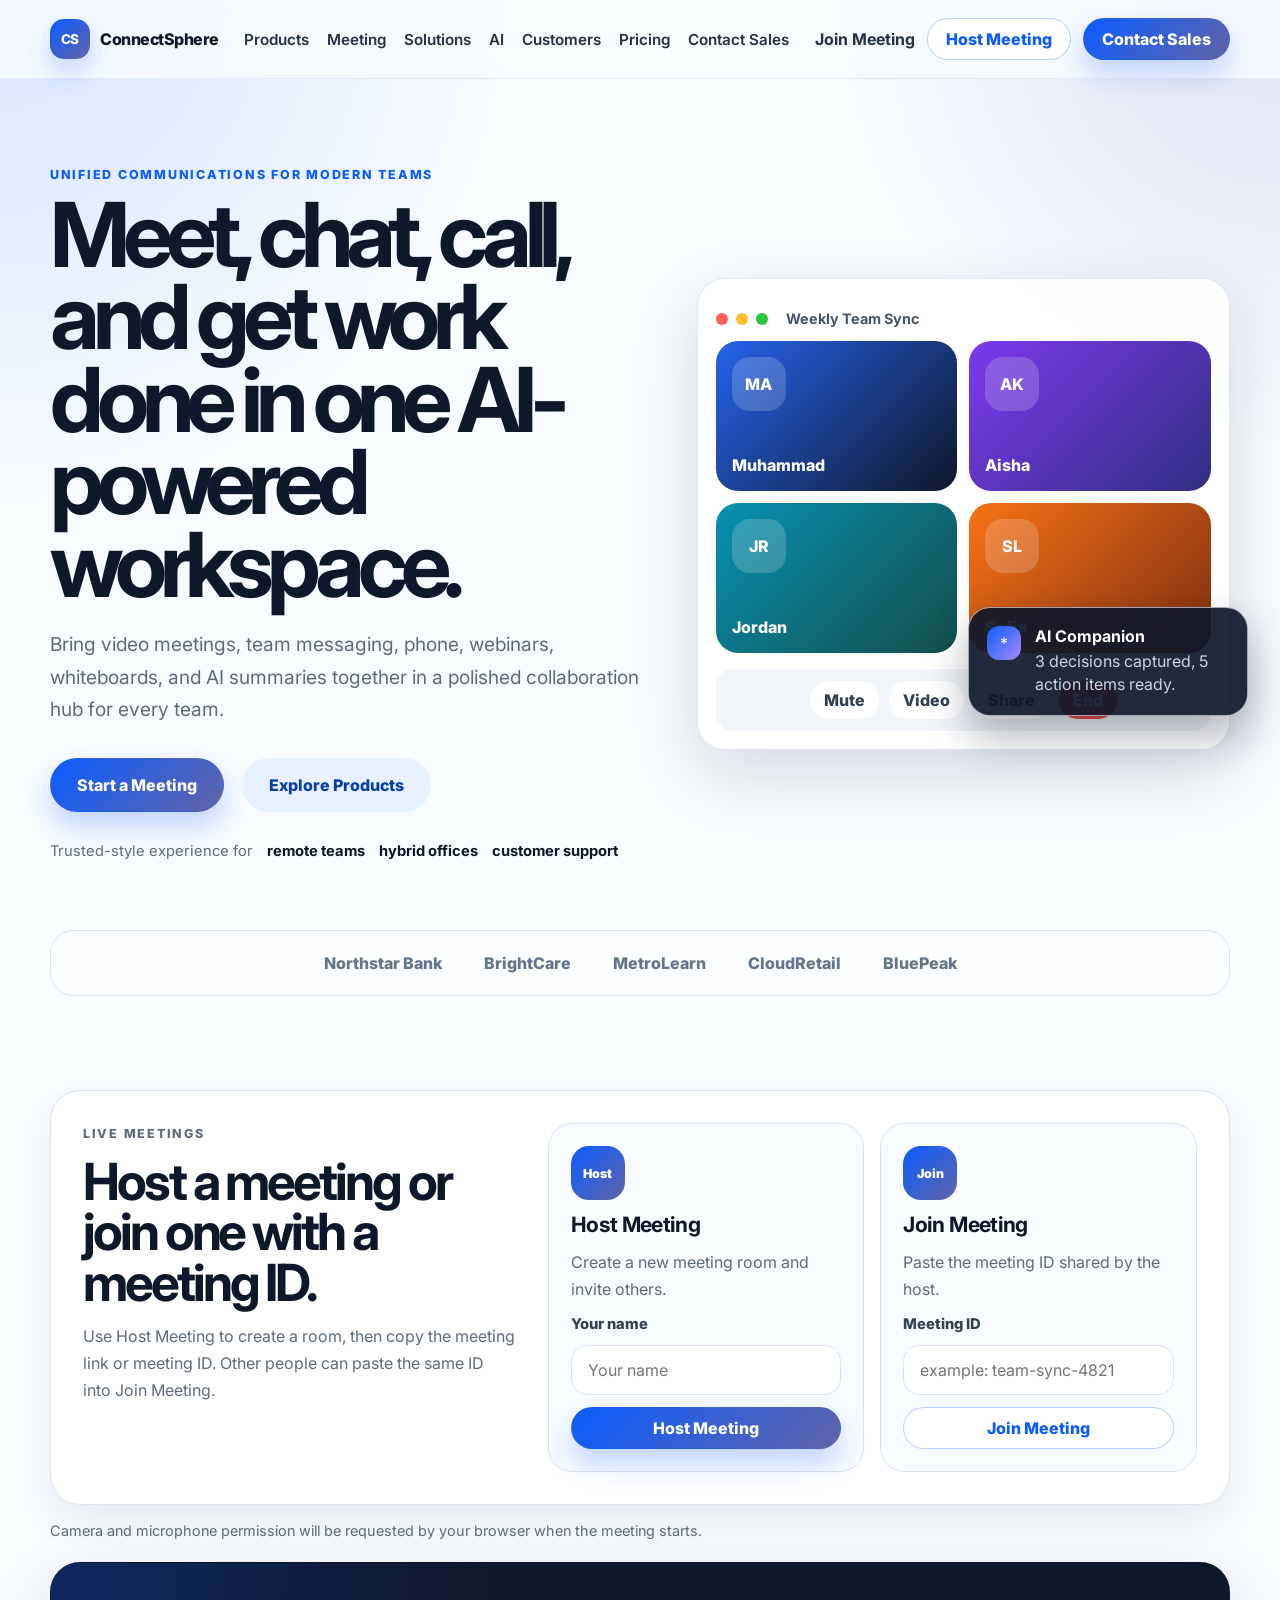
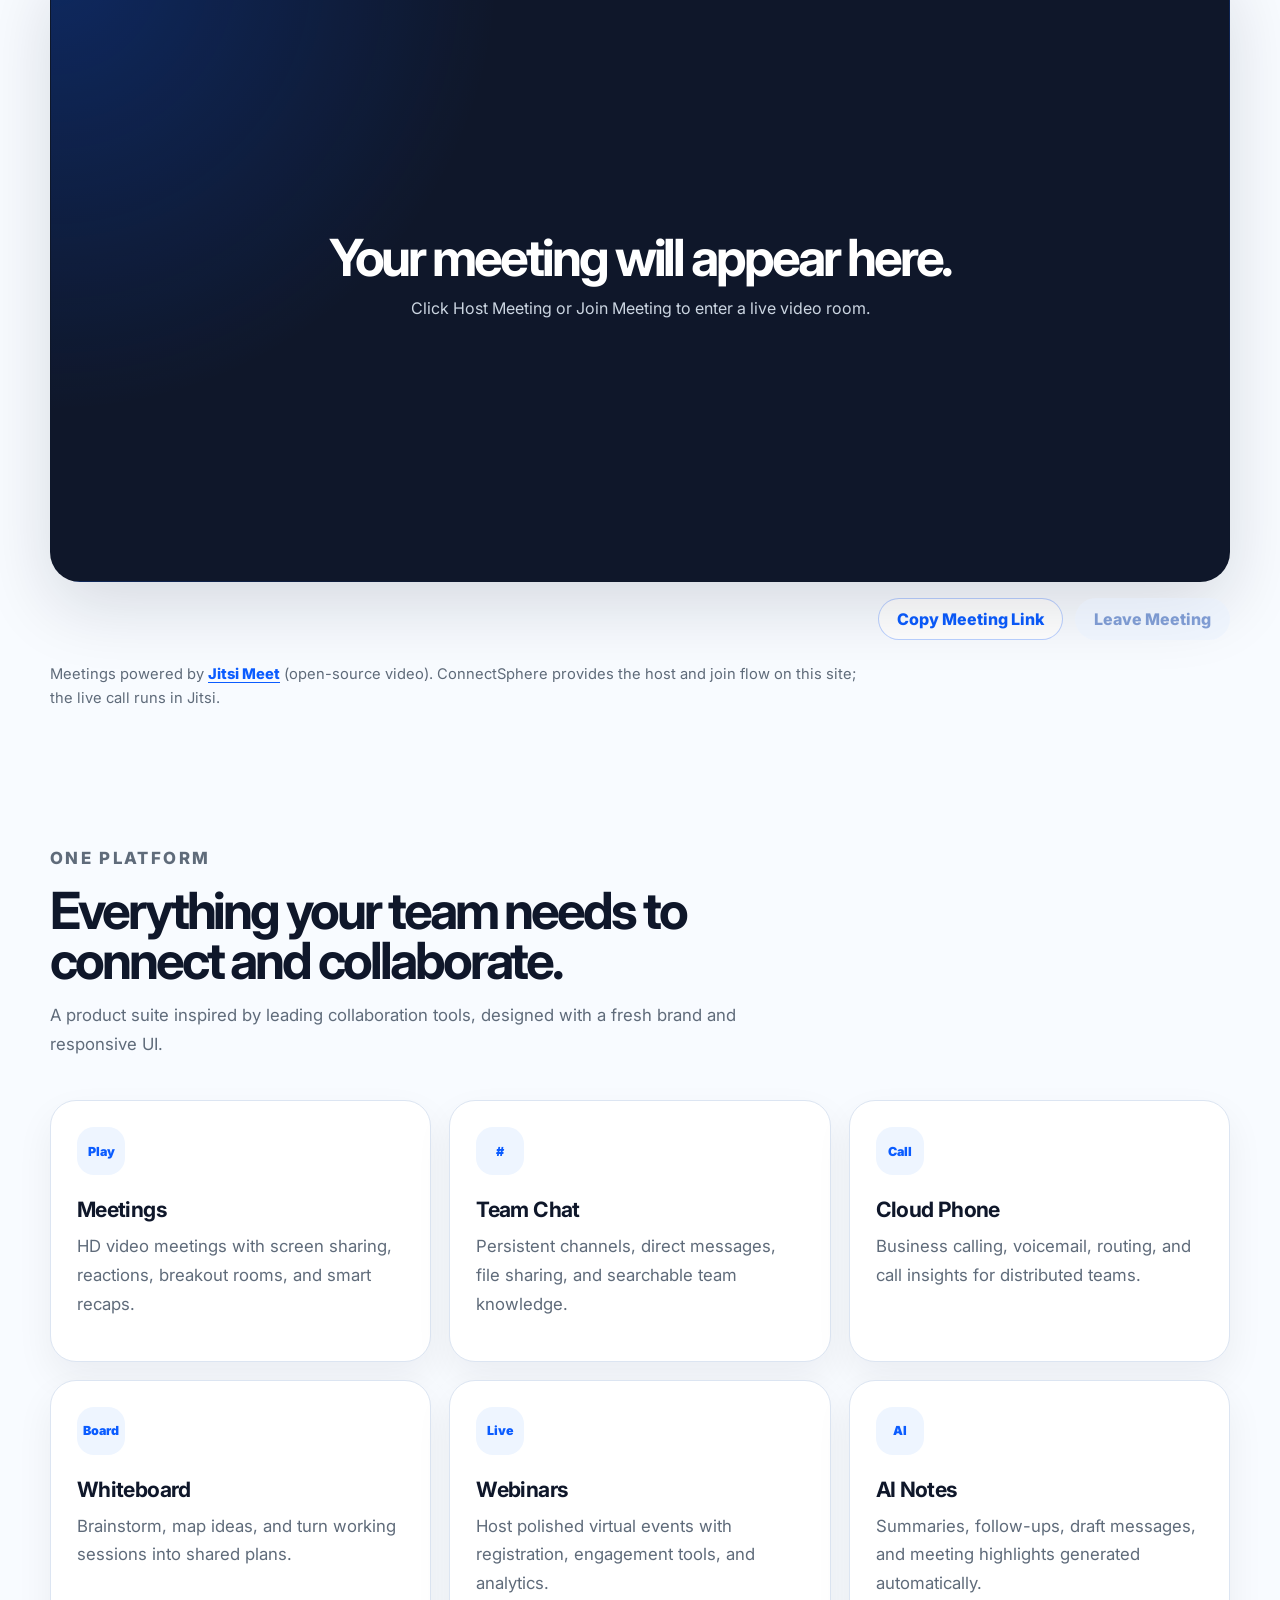
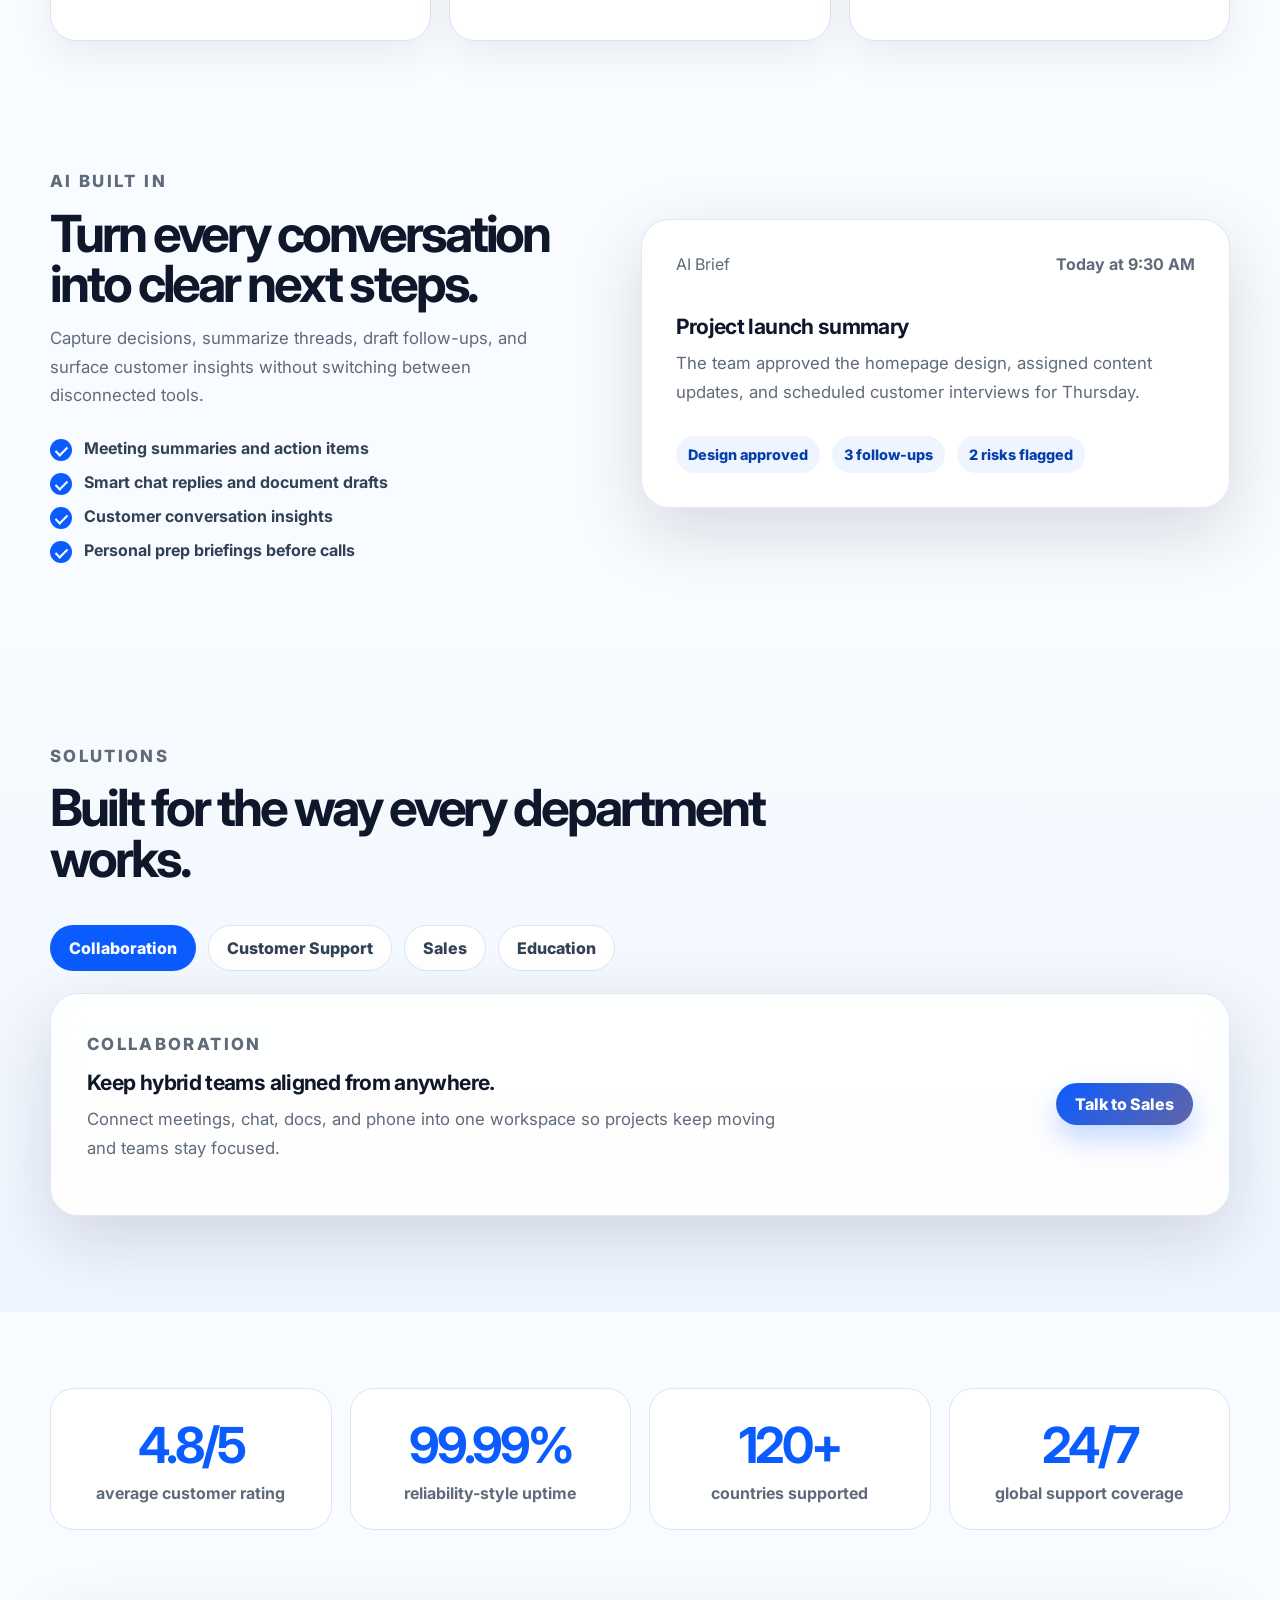
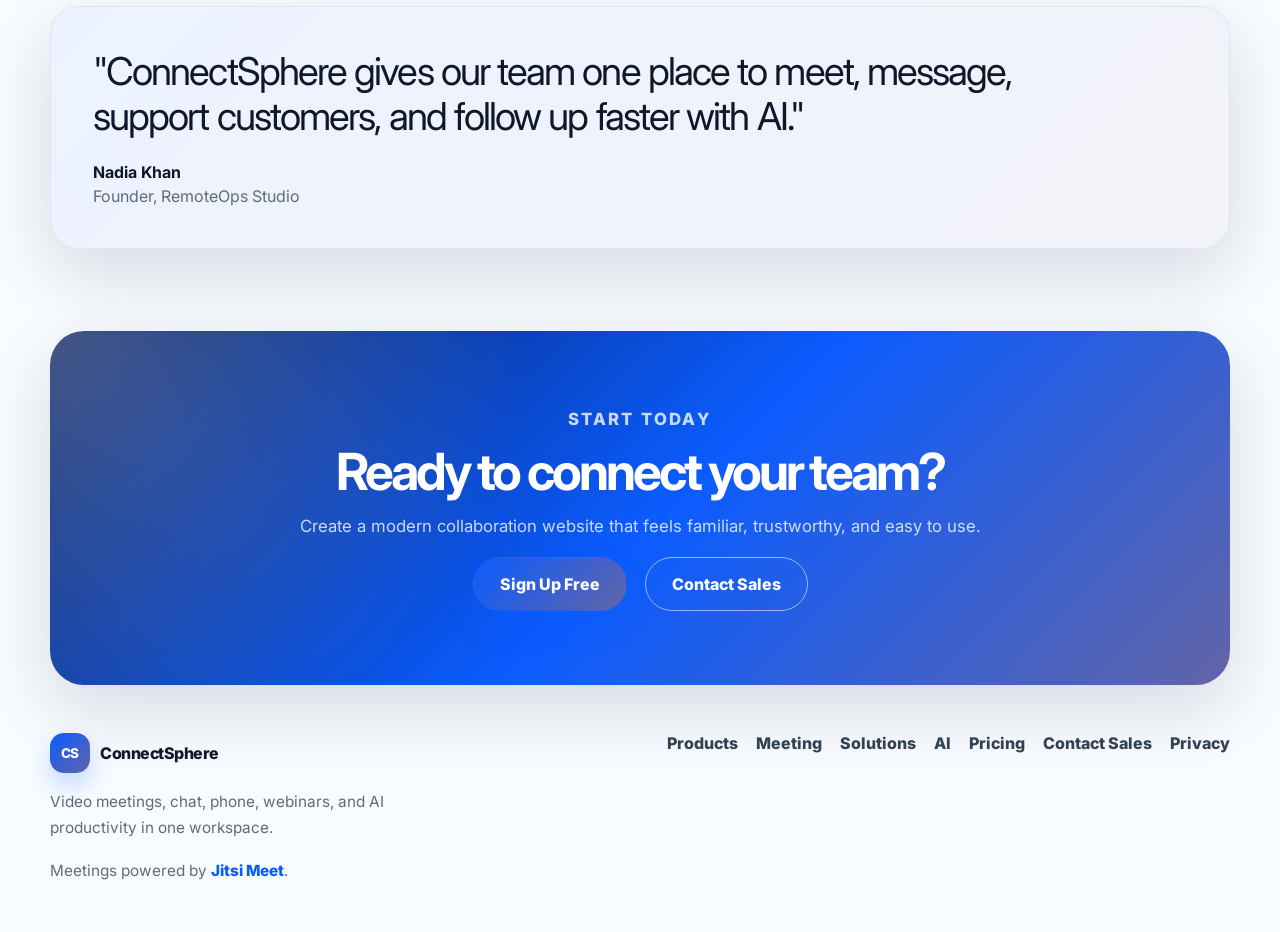
<file: index.html>
<!DOCTYPE html>
<html lang="en">
  <head>
    <meta charset="UTF-8" />
    <meta name="viewport" content="width=device-width, initial-scale=1.0" />
    <title>ConnectSphere | Video Meetings, Chat, Phone, and AI</title>
    <meta
      name="description"
      content="A modern collaboration platform landing page inspired by video meetings, team chat, calling, events, and AI productivity tools."
    />
    <link rel="preconnect" href="https://fonts.googleapis.com" />
    <link rel="preconnect" href="https://fonts.gstatic.com" crossorigin />
    <link
      href="https://fonts.googleapis.com/css2?family=Inter:wght@400;500;600;700;800&display=swap"
      rel="stylesheet"
    />
    <link rel="stylesheet" href="styles.css" />
  </head>
  <body>
    <header class="site-header">
      <nav class="navbar" aria-label="Primary navigation">
        <a class="brand" href="#home" aria-label="ConnectSphere home">
          <span class="brand-mark">CS</span>
          <span>ConnectSphere</span>
        </a>

        <button class="nav-toggle" type="button" aria-label="Toggle navigation" aria-expanded="false">
          <span></span>
          <span></span>
          <span></span>
        </button>

        <div class="nav-menu" id="nav-menu">
          <a href="#products">Products</a>
          <a href="#meeting">Meeting</a>
          <a href="#solutions">Solutions</a>
          <a href="#ai">AI</a>
          <a href="#customers">Customers</a>
          <a href="#pricing">Pricing</a>
          <a href="contact.html">Contact Sales</a>
        </div>

        <div class="nav-actions">
          <a href="#meeting" class="link-button">Join Meeting</a>
          <a href="#meeting" class="button button-outline">Host Meeting</a>
          <a href="contact.html" class="button button-primary">Contact Sales</a>
        </div>
      </nav>
    </header>

    <main id="home">
      <section class="hero">
        <div class="hero-content">
          <p class="eyebrow">Unified communications for modern teams</p>
          <h1>Meet, chat, call, and get work done in one AI-powered workspace.</h1>
          <p class="hero-copy">
            Bring video meetings, team messaging, phone, webinars, whiteboards, and AI summaries together in a
            polished collaboration hub for every team.
          </p>
          <div class="hero-actions">
            <a href="#meeting" class="button button-primary button-large">Start a Meeting</a>
            <a href="#products" class="button button-soft button-large">Explore Products</a>
          </div>
          <div class="hero-trust">
            <span>Trusted-style experience for</span>
            <strong>remote teams</strong>
            <strong>hybrid offices</strong>
            <strong>customer support</strong>
          </div>
        </div>

        <div class="hero-visual" aria-label="Video meeting product preview">
          <div class="meeting-card">
            <div class="meeting-topbar">
              <span class="dot red"></span>
              <span class="dot yellow"></span>
              <span class="dot green"></span>
              <span class="meeting-title">Weekly Team Sync</span>
            </div>
            <div class="meeting-grid">
              <div class="participant primary">
                <span>MA</span>
                <p>Muhammad</p>
              </div>
              <div class="participant purple">
                <span>AK</span>
                <p>Aisha</p>
              </div>
              <div class="participant teal">
                <span>JR</span>
                <p>Jordan</p>
              </div>
              <div class="participant orange">
                <span>SL</span>
                <p>Sofia</p>
              </div>
            </div>
            <div class="meeting-controls">
              <button type="button">Mute</button>
              <button type="button">Video</button>
              <button type="button">Share</button>
              <button type="button" class="end-call">End</button>
            </div>
          </div>

          <div class="ai-note">
            <span class="spark">*</span>
            <div>
              <strong>AI Companion</strong>
              <p>3 decisions captured, 5 action items ready.</p>
            </div>
          </div>
        </div>
      </section>

      <section class="logo-strip" aria-label="Customer logos">
        <span>Northstar Bank</span>
        <span>BrightCare</span>
        <span>MetroLearn</span>
        <span>CloudRetail</span>
        <span>BluePeak</span>
      </section>

      <section class="meeting-section" id="meeting">
        <div class="meeting-panel">
          <div class="meeting-intro">
            <p class="eyebrow">Live meetings</p>
            <h2>Host a meeting or join one with a meeting ID.</h2>
            <p>
              Use Host Meeting to create a room, then copy the meeting link or meeting ID. Other people can paste the
              same ID into Join Meeting.
            </p>
          </div>

          <div class="meeting-actions-grid">
            <form class="meeting-action-card" id="host-meeting-form">
              <span class="meeting-action-icon">Host</span>
              <h3>Host Meeting</h3>
              <p>Create a new meeting room and invite others.</p>
              <label for="host-name">Your name</label>
              <input id="host-name" name="host-name" type="text" autocomplete="name" placeholder="Your name" />
              <button class="button button-primary" type="submit">Host Meeting</button>
            </form>

            <form class="meeting-action-card" id="join-meeting-form">
              <span class="meeting-action-icon">Join</span>
              <h3>Join Meeting</h3>
              <p>Paste the meeting ID shared by the host.</p>
              <label for="join-room-name">Meeting ID</label>
              <input
                id="join-room-name"
                name="join-room-name"
                type="text"
                autocomplete="off"
                placeholder="example: team-sync-4821"
              />
              <button class="button button-outline" type="submit">Join Meeting</button>
            </form>
          </div>
        </div>

        <p class="meeting-help" id="meeting-help">
          Camera and microphone permission will be requested by your browser when the meeting starts.
        </p>

        <div class="video-shell">
          <div class="video-placeholder" id="video-placeholder">
            <strong>Your meeting will appear here.</strong>
            <span>Click Host Meeting or Join Meeting to enter a live video room.</span>
          </div>
          <div id="jitsi-container" class="jitsi-container" aria-label="Live video meeting"></div>
        </div>

        <div class="meeting-toolbar">
          <button class="button button-outline" id="copy-meeting-link" type="button">Copy Meeting Link</button>
          <button class="button button-soft" id="leave-meeting" type="button" disabled>Leave Meeting</button>
        </div>

        <p class="jitsi-disclosure">
          Meetings powered by
          <a href="https://jitsi.org" target="_blank" rel="noopener noreferrer">Jitsi Meet</a>
          (open-source video). ConnectSphere provides the host and join flow on this site; the live call runs in Jitsi.
        </p>
      </section>

      <section class="section" id="products">
        <div class="section-heading">
          <p class="eyebrow">One platform</p>
          <h2>Everything your team needs to connect and collaborate.</h2>
          <p>
            A product suite inspired by leading collaboration tools, designed with a fresh brand and responsive UI.
          </p>
        </div>

        <div class="product-grid">
          <article class="product-card">
            <span class="icon">Play</span>
            <h3>Meetings</h3>
            <p>HD video meetings with screen sharing, reactions, breakout rooms, and smart recaps.</p>
          </article>
          <article class="product-card">
            <span class="icon">#</span>
            <h3>Team Chat</h3>
            <p>Persistent channels, direct messages, file sharing, and searchable team knowledge.</p>
          </article>
          <article class="product-card">
            <span class="icon">Call</span>
            <h3>Cloud Phone</h3>
            <p>Business calling, voicemail, routing, and call insights for distributed teams.</p>
          </article>
          <article class="product-card">
            <span class="icon">Board</span>
            <h3>Whiteboard</h3>
            <p>Brainstorm, map ideas, and turn working sessions into shared plans.</p>
          </article>
          <article class="product-card">
            <span class="icon">Live</span>
            <h3>Webinars</h3>
            <p>Host polished virtual events with registration, engagement tools, and analytics.</p>
          </article>
          <article class="product-card">
            <span class="icon">AI</span>
            <h3>AI Notes</h3>
            <p>Summaries, follow-ups, draft messages, and meeting highlights generated automatically.</p>
          </article>
        </div>
      </section>

      <section class="split-section" id="ai">
        <div class="panel-copy">
          <p class="eyebrow">AI built in</p>
          <h2>Turn every conversation into clear next steps.</h2>
          <p>
            Capture decisions, summarize threads, draft follow-ups, and surface customer insights without switching
            between disconnected tools.
          </p>
          <ul class="check-list">
            <li>Meeting summaries and action items</li>
            <li>Smart chat replies and document drafts</li>
            <li>Customer conversation insights</li>
            <li>Personal prep briefings before calls</li>
          </ul>
        </div>

        <div class="insight-card">
          <div class="insight-header">
            <span>AI Brief</span>
            <strong>Today at 9:30 AM</strong>
          </div>
          <h3>Project launch summary</h3>
          <p>
            The team approved the homepage design, assigned content updates, and scheduled customer interviews for
            Thursday.
          </p>
          <div class="tasks">
            <span>Design approved</span>
            <span>3 follow-ups</span>
            <span>2 risks flagged</span>
          </div>
        </div>
      </section>

      <section class="section alt" id="solutions">
        <div class="section-heading">
          <p class="eyebrow">Solutions</p>
          <h2>Built for the way every department works.</h2>
        </div>

        <div class="solution-tabs" role="tablist" aria-label="Solution categories">
          <button class="tab active" type="button" data-solution="collaboration">Collaboration</button>
          <button class="tab" type="button" data-solution="support">Customer Support</button>
          <button class="tab" type="button" data-solution="sales">Sales</button>
          <button class="tab" type="button" data-solution="education">Education</button>
        </div>

        <div class="solution-card" id="solution-card">
          <div>
            <p class="eyebrow">Collaboration</p>
            <h3>Keep hybrid teams aligned from anywhere.</h3>
            <p>
              Connect meetings, chat, docs, and phone into one workspace so projects keep moving and teams stay
              focused.
            </p>
          </div>
          <a href="contact.html" class="button button-primary">Talk to Sales</a>
        </div>
      </section>

      <section class="metrics-section" id="customers">
        <div class="metric">
          <strong>4.8/5</strong>
          <span>average customer rating</span>
        </div>
        <div class="metric">
          <strong>99.99%</strong>
          <span>reliability-style uptime</span>
        </div>
        <div class="metric">
          <strong>120+</strong>
          <span>countries supported</span>
        </div>
        <div class="metric">
          <strong>24/7</strong>
          <span>global support coverage</span>
        </div>
      </section>

      <section class="testimonial-section">
        <div class="testimonial-card">
          <p>
            "ConnectSphere gives our team one place to meet, message, support customers, and follow up faster with AI."
          </p>
          <div>
            <strong>Nadia Khan</strong>
            <span>Founder, RemoteOps Studio</span>
          </div>
        </div>
      </section>

      <section class="cta-section" id="pricing">
        <p class="eyebrow">Start today</p>
        <h2>Ready to connect your team?</h2>
        <p>Create a modern collaboration website that feels familiar, trustworthy, and easy to use.</p>
        <div class="hero-actions">
          <a href="#pricing" class="button button-primary button-large">Sign Up Free</a>
          <a href="contact.html" class="button button-outline-light button-large">Contact Sales</a>
        </div>
      </section>
    </main>

    <footer class="site-footer">
      <div>
        <a class="brand" href="#home">
          <span class="brand-mark">CS</span>
          <span>ConnectSphere</span>
        </a>
        <p>Video meetings, chat, phone, webinars, and AI productivity in one workspace.</p>
        <p class="footer-jitsi">
          Meetings powered by
          <a href="https://jitsi.org" target="_blank" rel="noopener noreferrer">Jitsi Meet</a>.
        </p>
      </div>
      <div class="footer-links">
        <a href="#products">Products</a>
        <a href="#meeting">Meeting</a>
        <a href="#solutions">Solutions</a>
        <a href="#ai">AI</a>
        <a href="#pricing">Pricing</a>
        <a href="contact.html">Contact Sales</a>
        <a href="privacy.html">Privacy</a>
      </div>
    </footer>

    <script src="https://meet.jit.si/external_api.js"></script>
    <script src="script.js"></script>
  </body>
</html>
</file>
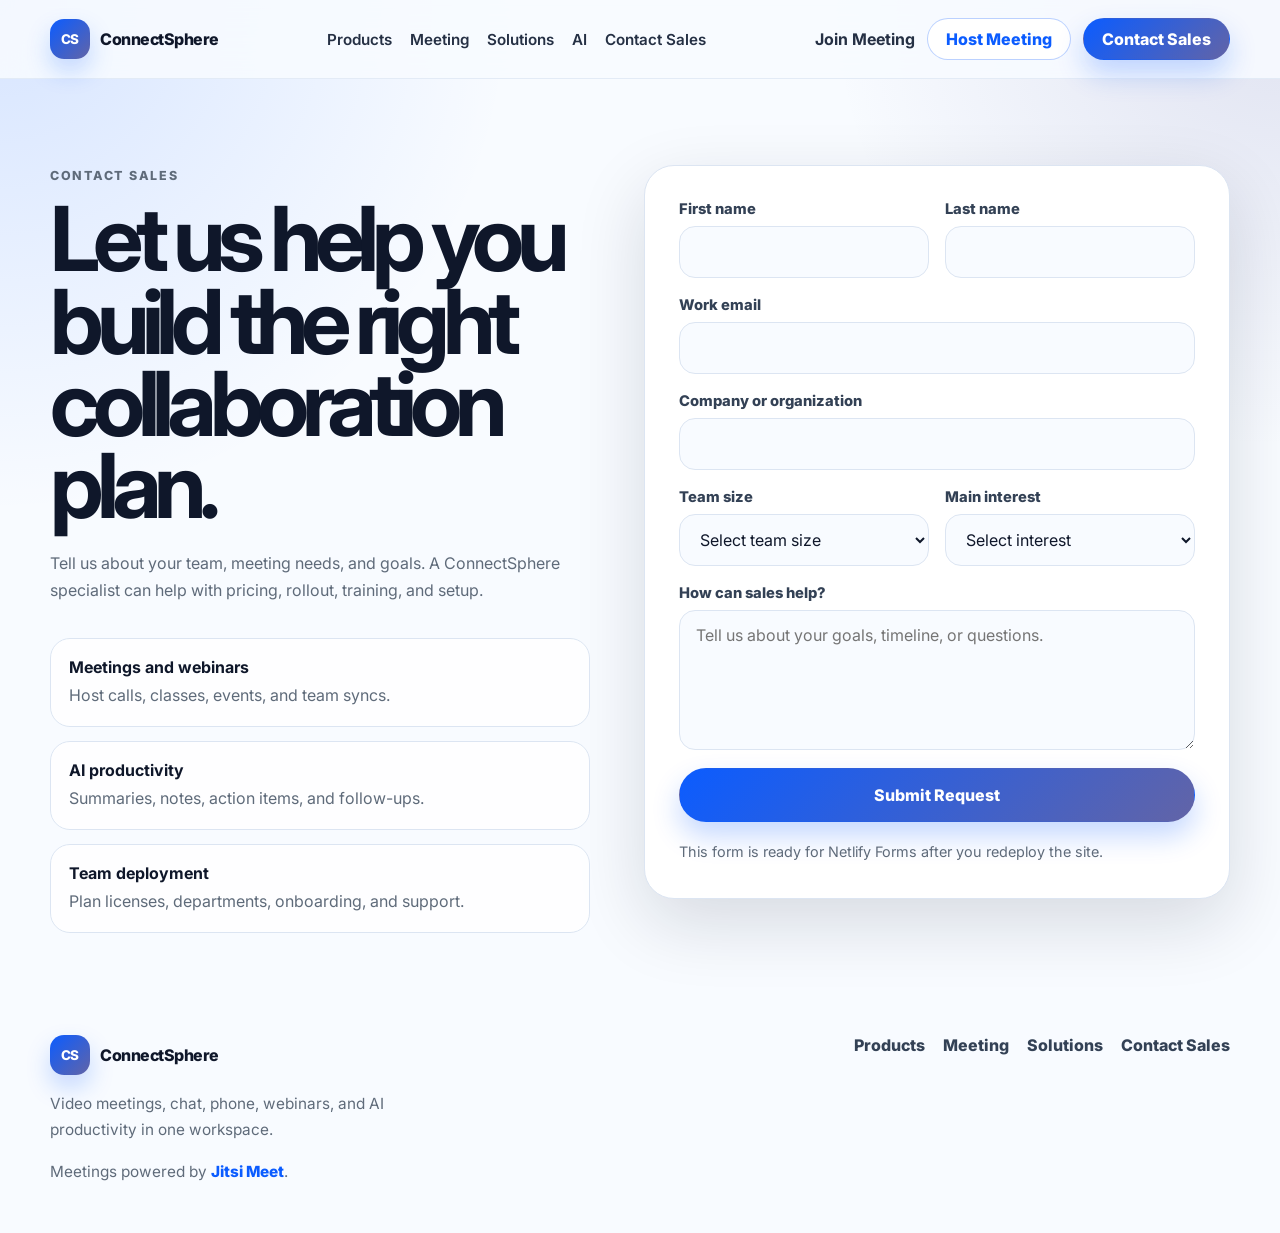
<file: contact.html>
<!DOCTYPE html>
<html lang="en">
  <head>
    <meta charset="UTF-8" />
    <meta name="viewport" content="width=device-width, initial-scale=1.0" />
    <title>Contact Sales | ConnectSphere</title>
    <meta
      name="description"
      content="Contact ConnectSphere sales to discuss meetings, team chat, calling, webinars, and AI collaboration tools."
    />
    <link rel="preconnect" href="https://fonts.googleapis.com" />
    <link rel="preconnect" href="https://fonts.gstatic.com" crossorigin />
    <link
      href="https://fonts.googleapis.com/css2?family=Inter:wght@400;500;600;700;800&display=swap"
      rel="stylesheet"
    />
    <link rel="stylesheet" href="styles.css" />
  </head>
  <body>
    <header class="site-header">
      <nav class="navbar" aria-label="Primary navigation">
        <a class="brand" href="index.html" aria-label="ConnectSphere home">
          <span class="brand-mark">CS</span>
          <span>ConnectSphere</span>
        </a>

        <button class="nav-toggle" type="button" aria-label="Toggle navigation" aria-expanded="false">
          <span></span>
          <span></span>
          <span></span>
        </button>

        <div class="nav-menu" id="nav-menu">
          <a href="index.html#products">Products</a>
          <a href="index.html#meeting">Meeting</a>
          <a href="index.html#solutions">Solutions</a>
          <a href="index.html#ai">AI</a>
          <a href="contact.html">Contact Sales</a>
        </div>

        <div class="nav-actions">
          <a href="index.html#meeting" class="link-button">Join Meeting</a>
          <a href="index.html#meeting" class="button button-outline">Host Meeting</a>
          <a href="contact.html" class="button button-primary">Contact Sales</a>
        </div>
      </nav>
    </header>

    <main>
      <section class="contact-hero">
        <div class="contact-copy">
          <p class="eyebrow">Contact sales</p>
          <h1>Let us help you build the right collaboration plan.</h1>
          <p>
            Tell us about your team, meeting needs, and goals. A ConnectSphere specialist can help with pricing,
            rollout, training, and setup.
          </p>

          <div class="contact-highlights">
            <div>
              <strong>Meetings and webinars</strong>
              <span>Host calls, classes, events, and team syncs.</span>
            </div>
            <div>
              <strong>AI productivity</strong>
              <span>Summaries, notes, action items, and follow-ups.</span>
            </div>
            <div>
              <strong>Team deployment</strong>
              <span>Plan licenses, departments, onboarding, and support.</span>
            </div>
          </div>
        </div>

        <form class="contact-form" name="contact-sales" method="POST" data-netlify="true" action="thank-you.html">
          <input type="hidden" name="form-name" value="contact-sales" />

          <div class="form-row">
            <div class="form-field">
              <label for="first-name">First name</label>
              <input id="first-name" name="first-name" type="text" autocomplete="given-name" required />
            </div>
            <div class="form-field">
              <label for="last-name">Last name</label>
              <input id="last-name" name="last-name" type="text" autocomplete="family-name" required />
            </div>
          </div>

          <div class="form-field">
            <label for="email">Work email</label>
            <input id="email" name="email" type="email" autocomplete="email" required />
          </div>

          <div class="form-field">
            <label for="company">Company or organization</label>
            <input id="company" name="company" type="text" autocomplete="organization" required />
          </div>

          <div class="form-row">
            <div class="form-field">
              <label for="team-size">Team size</label>
              <select id="team-size" name="team-size" required>
                <option value="">Select team size</option>
                <option value="1-10">1-10</option>
                <option value="11-50">11-50</option>
                <option value="51-200">51-200</option>
                <option value="201-1000">201-1000</option>
                <option value="1000+">1000+</option>
              </select>
            </div>
            <div class="form-field">
              <label for="interest">Main interest</label>
              <select id="interest" name="interest" required>
                <option value="">Select interest</option>
                <option value="Video meetings">Video meetings</option>
                <option value="Webinars and events">Webinars and events</option>
                <option value="AI notes">AI notes</option>
                <option value="Team chat">Team chat</option>
                <option value="Full platform">Full platform</option>
              </select>
            </div>
          </div>

          <div class="form-field">
            <label for="message">How can sales help?</label>
            <textarea
              id="message"
              name="message"
              rows="5"
              placeholder="Tell us about your goals, timeline, or questions."
              required
            ></textarea>
          </div>

          <button class="button button-primary button-large" type="submit">Submit Request</button>
          <p class="form-note">This form is ready for Netlify Forms after you redeploy the site.</p>
        </form>
      </section>
    </main>

    <footer class="site-footer">
      <div>
        <a class="brand" href="index.html">
          <span class="brand-mark">CS</span>
          <span>ConnectSphere</span>
        </a>
        <p>Video meetings, chat, phone, webinars, and AI productivity in one workspace.</p>
        <p class="footer-jitsi">
          Meetings powered by
          <a href="https://jitsi.org" target="_blank" rel="noopener noreferrer">Jitsi Meet</a>.
        </p>
      </div>
      <div class="footer-links">
        <a href="index.html#products">Products</a>
        <a href="index.html#meeting">Meeting</a>
        <a href="index.html#solutions">Solutions</a>
        <a href="contact.html">Contact Sales</a>
      </div>
    </footer>

    <script src="script.js"></script>
  </body>
</html>
</file>
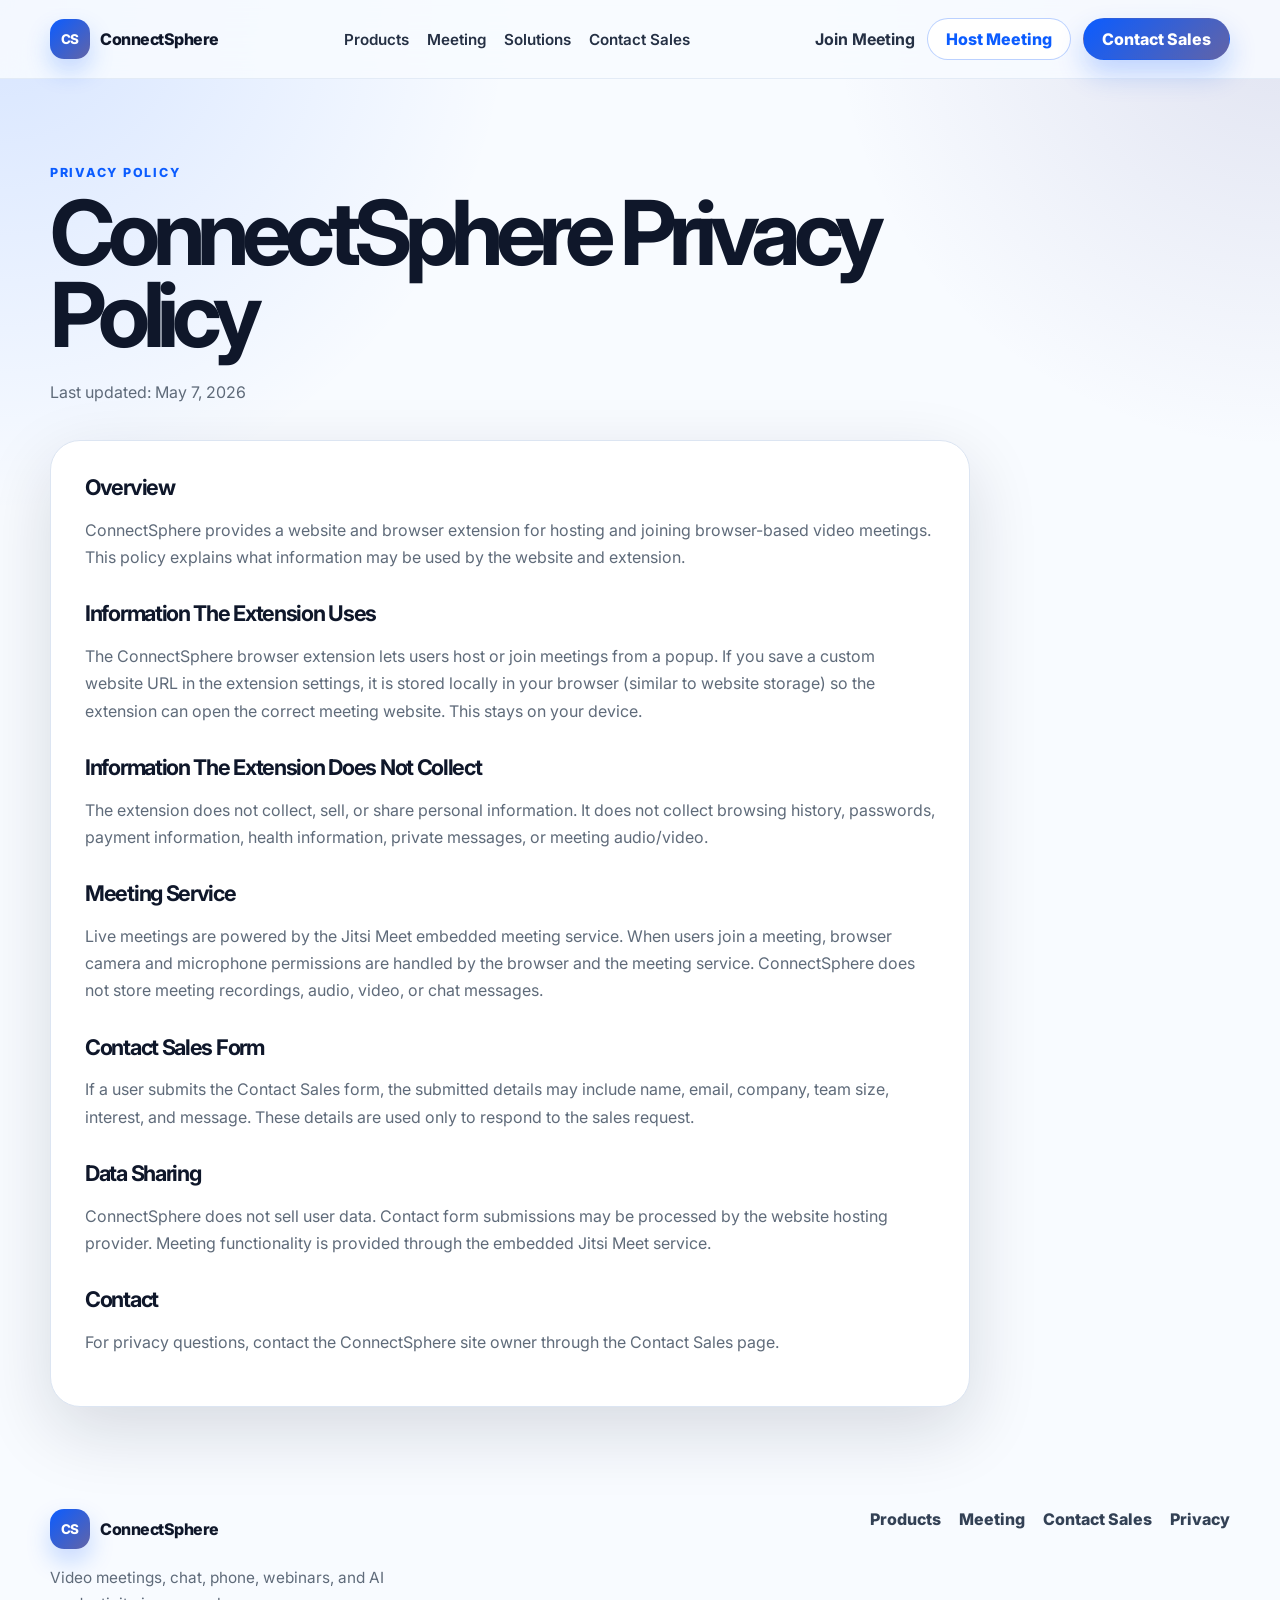
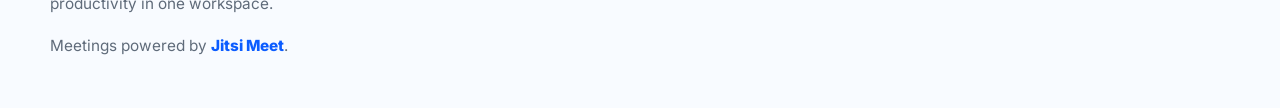
<file: privacy.html>
<!DOCTYPE html>
<html lang="en">
  <head>
    <meta charset="UTF-8" />
    <meta name="viewport" content="width=device-width, initial-scale=1.0" />
    <title>Privacy Policy | ConnectSphere</title>
    <meta name="description" content="Privacy policy for the ConnectSphere Meetings website and browser extension." />
    <link rel="preconnect" href="https://fonts.googleapis.com" />
    <link rel="preconnect" href="https://fonts.gstatic.com" crossorigin />
    <link
      href="https://fonts.googleapis.com/css2?family=Inter:wght@400;500;600;700;800&display=swap"
      rel="stylesheet"
    />
    <link rel="stylesheet" href="styles.css" />
  </head>
  <body>
    <header class="site-header">
      <nav class="navbar" aria-label="Primary navigation">
        <a class="brand" href="index.html" aria-label="ConnectSphere home">
          <span class="brand-mark">CS</span>
          <span>ConnectSphere</span>
        </a>

        <button class="nav-toggle" type="button" aria-label="Toggle navigation" aria-expanded="false">
          <span></span>
          <span></span>
          <span></span>
        </button>

        <div class="nav-menu" id="nav-menu">
          <a href="index.html#products">Products</a>
          <a href="index.html#meeting">Meeting</a>
          <a href="index.html#solutions">Solutions</a>
          <a href="contact.html">Contact Sales</a>
        </div>

        <div class="nav-actions">
          <a href="index.html#meeting" class="link-button">Join Meeting</a>
          <a href="index.html#meeting" class="button button-outline">Host Meeting</a>
          <a href="contact.html" class="button button-primary">Contact Sales</a>
        </div>
      </nav>
    </header>

    <main>
      <section class="policy-page">
        <p class="eyebrow">Privacy Policy</p>
        <h1>ConnectSphere Privacy Policy</h1>
        <p class="policy-date">Last updated: May 7, 2026</p>

        <div class="policy-card">
          <h2>Overview</h2>
          <p>
            ConnectSphere provides a website and browser extension for hosting and joining browser-based video meetings.
            This policy explains what information may be used by the website and extension.
          </p>

          <h2>Information The Extension Uses</h2>
          <p>
            The ConnectSphere browser extension lets users host or join meetings from a popup. If you save a custom
            website URL in the extension settings, it is stored locally in your browser (similar to website storage) so
            the extension can open the correct meeting website. This stays on your device.
          </p>

          <h2>Information The Extension Does Not Collect</h2>
          <p>
            The extension does not collect, sell, or share personal information. It does not collect browsing history,
            passwords, payment information, health information, private messages, or meeting audio/video.
          </p>

          <h2>Meeting Service</h2>
          <p>
            Live meetings are powered by the Jitsi Meet embedded meeting service. When users join a meeting, browser
            camera and microphone permissions are handled by the browser and the meeting service. ConnectSphere does not
            store meeting recordings, audio, video, or chat messages.
          </p>

          <h2>Contact Sales Form</h2>
          <p>
            If a user submits the Contact Sales form, the submitted details may include name, email, company, team size,
            interest, and message. These details are used only to respond to the sales request.
          </p>

          <h2>Data Sharing</h2>
          <p>
            ConnectSphere does not sell user data. Contact form submissions may be processed by the website hosting
            provider. Meeting functionality is provided through the embedded Jitsi Meet service.
          </p>

          <h2>Contact</h2>
          <p>
            For privacy questions, contact the ConnectSphere site owner through the Contact Sales page.
          </p>
        </div>
      </section>
    </main>

    <footer class="site-footer">
      <div>
        <a class="brand" href="index.html">
          <span class="brand-mark">CS</span>
          <span>ConnectSphere</span>
        </a>
        <p>Video meetings, chat, phone, webinars, and AI productivity in one workspace.</p>
        <p class="footer-jitsi">
          Meetings powered by
          <a href="https://jitsi.org" target="_blank" rel="noopener noreferrer">Jitsi Meet</a>.
        </p>
      </div>
      <div class="footer-links">
        <a href="index.html#products">Products</a>
        <a href="index.html#meeting">Meeting</a>
        <a href="contact.html">Contact Sales</a>
        <a href="privacy.html">Privacy</a>
      </div>
    </footer>

    <script src="script.js"></script>
  </body>
</html>
</file>
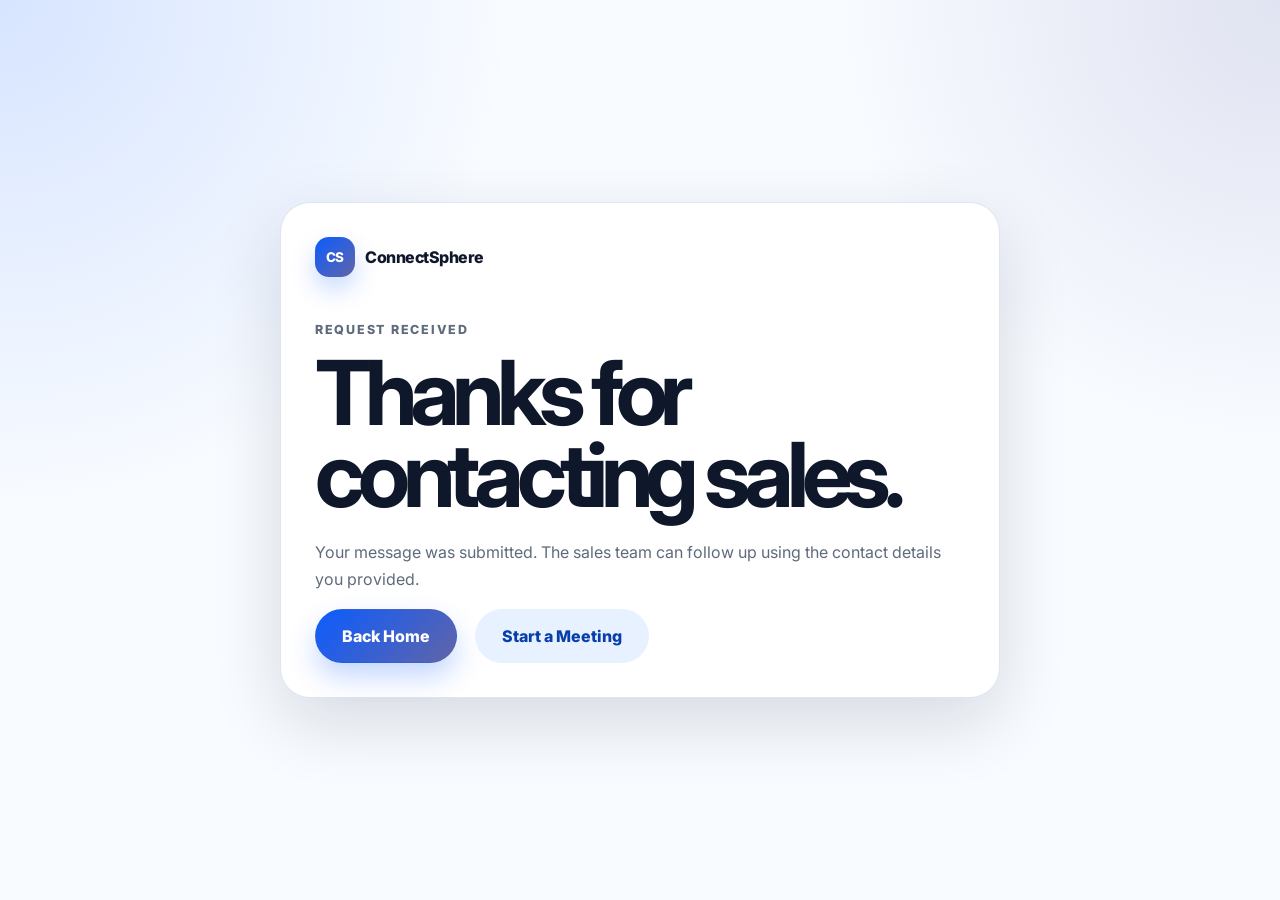
<file: thank-you.html>
<!DOCTYPE html>
<html lang="en">
  <head>
    <meta charset="UTF-8" />
    <meta name="viewport" content="width=device-width, initial-scale=1.0" />
    <title>Thank You | ConnectSphere</title>
    <meta name="description" content="Thank you for contacting ConnectSphere sales." />
    <link rel="preconnect" href="https://fonts.googleapis.com" />
    <link rel="preconnect" href="https://fonts.gstatic.com" crossorigin />
    <link
      href="https://fonts.googleapis.com/css2?family=Inter:wght@400;500;600;700;800&display=swap"
      rel="stylesheet"
    />
    <link rel="stylesheet" href="styles.css" />
  </head>
  <body>
    <main class="thank-you-page">
      <section class="thank-you-card">
        <a class="brand" href="index.html">
          <span class="brand-mark">CS</span>
          <span>ConnectSphere</span>
        </a>
        <p class="eyebrow">Request received</p>
        <h1>Thanks for contacting sales.</h1>
        <p>
          Your message was submitted. The sales team can follow up using the contact details you provided.
        </p>
        <div class="hero-actions">
          <a href="index.html" class="button button-primary button-large">Back Home</a>
          <a href="index.html#meeting" class="button button-soft button-large">Start a Meeting</a>
        </div>
      </section>
    </main>
  </body>
</html>
</file>
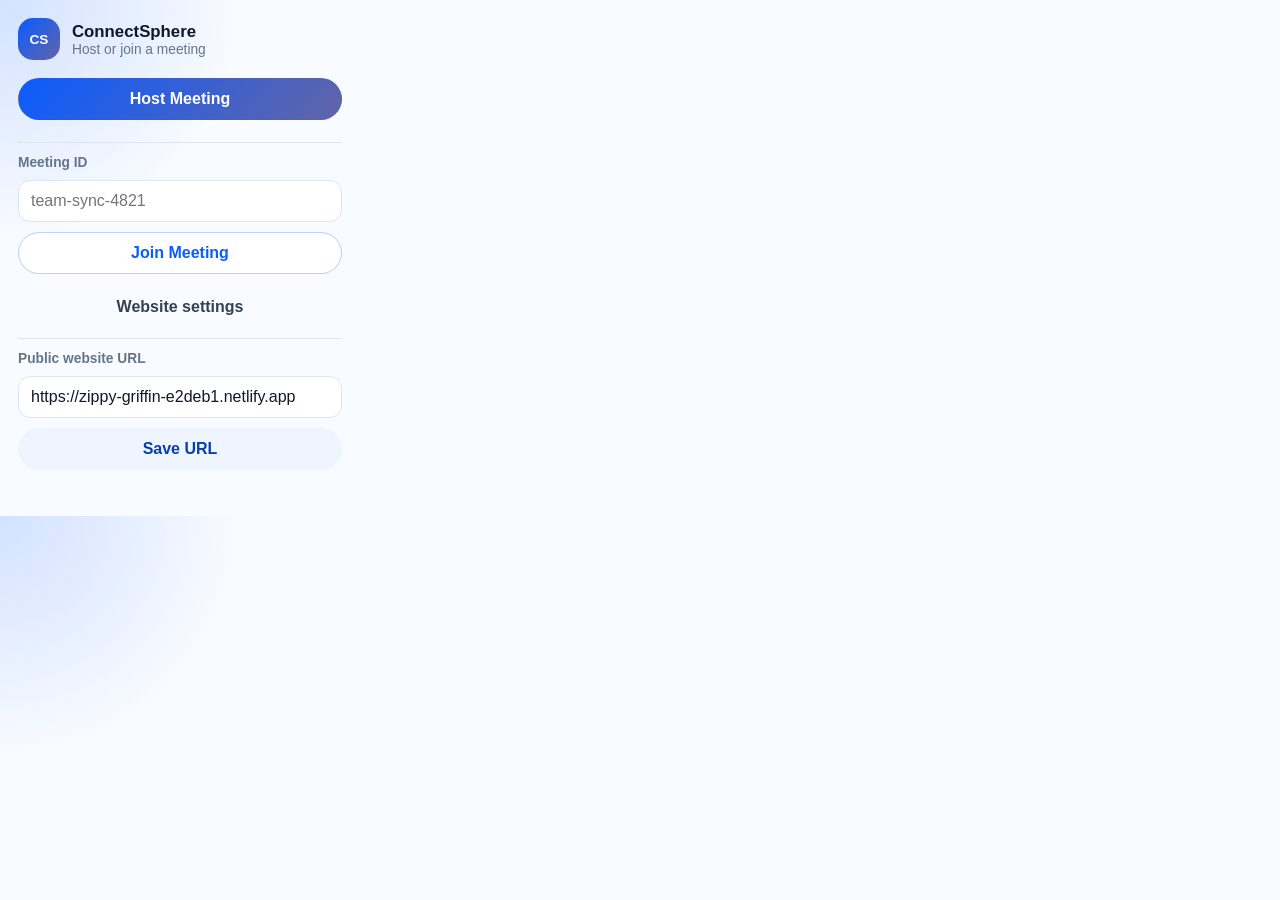
<file: extension/popup.html>
<!DOCTYPE html>
<html lang="en">
  <head>
    <meta charset="UTF-8" />
    <meta name="viewport" content="width=device-width, initial-scale=1.0" />
    <title>ConnectSphere Meetings</title>
    <link rel="stylesheet" href="popup.css" />
  </head>
  <body>
    <main class="popup">
      <header class="popup-header">
        <span class="brand-mark">CS</span>
        <div>
          <h1>ConnectSphere</h1>
          <p>Host or join a meeting</p>
        </div>
      </header>

      <section class="quick-actions" aria-label="Meeting actions">
        <button class="button button-primary" id="host-meeting" type="button">Host Meeting</button>

        <form id="join-form" class="join-form">
          <label for="meeting-id">Meeting ID</label>
          <input id="meeting-id" type="text" autocomplete="off" placeholder="team-sync-4821" />
          <button class="button button-outline" type="submit">Join Meeting</button>
        </form>
      </section>

      <section class="settings">
        <button class="settings-toggle" id="settings-toggle" type="button" aria-expanded="false">
          Website settings
        </button>

        <form class="settings-form" id="settings-form" hidden>
          <label for="app-url">Public website URL</label>
          <input id="app-url" type="url" placeholder="https://your-site.com" />
          <button class="button button-soft" type="submit">Save URL</button>
          <p id="status-message" class="status-message"></p>
        </form>
      </section>
    </main>

    <script src="popup.js"></script>
  </body>
</html>
</file>
<file: styles.css>
:root {
  --blue: #0b5cff;
  --blue-dark: #063eaa;
  --teams-purple: #6264a7;
  --ink: #0f172a;
  --muted: #5f6b7a;
  --soft: #eef5ff;
  --line: #dce5f2;
  --white: #ffffff;
  --card: rgba(255, 255, 255, 0.88);
  --shadow: 0 24px 70px rgba(15, 23, 42, 0.14);
  --radius: 28px;
}

* {
  box-sizing: border-box;
}

html {
  scroll-behavior: smooth;
}

body {
  margin: 0;
  color: var(--ink);
  font-family: "Inter", Arial, sans-serif;
  background:
    radial-gradient(circle at top left, rgba(11, 92, 255, 0.14), transparent 32rem),
    radial-gradient(circle at top right, rgba(98, 100, 167, 0.16), transparent 28rem),
    #f8fbff;
}

a {
  color: inherit;
  text-decoration: none;
}

button,
input,
select,
textarea {
  font: inherit;
}

.site-header {
  position: sticky;
  top: 0;
  z-index: 20;
  background: rgba(248, 251, 255, 0.88);
  border-bottom: 1px solid rgba(220, 229, 242, 0.7);
  backdrop-filter: blur(18px);
}

.navbar {
  width: min(1180px, calc(100% - 40px));
  min-height: 78px;
  margin: 0 auto;
  display: flex;
  align-items: center;
  justify-content: space-between;
  gap: 24px;
}

.brand {
  display: inline-flex;
  align-items: center;
  gap: 10px;
  font-weight: 800;
  letter-spacing: -0.03em;
}

.brand-mark {
  width: 40px;
  height: 40px;
  display: grid;
  place-items: center;
  color: var(--white);
  font-size: 0.84rem;
  font-weight: 800;
  border-radius: 14px;
  background: linear-gradient(135deg, var(--blue), var(--teams-purple));
  box-shadow: 0 12px 24px rgba(11, 92, 255, 0.22);
}

.nav-menu,
.nav-actions,
.hero-actions,
.footer-links {
  display: flex;
  align-items: center;
  gap: 18px;
}

.nav-menu a {
  color: #253044;
  font-size: 0.95rem;
  font-weight: 600;
}

.nav-menu a:hover,
.footer-links a:hover,
.link-button:hover {
  color: var(--blue);
}

.nav-actions {
  gap: 12px;
}

.link-button {
  color: #253044;
  font-weight: 700;
}

.button {
  display: inline-flex;
  align-items: center;
  justify-content: center;
  min-height: 42px;
  padding: 0 18px;
  border: 1px solid transparent;
  border-radius: 999px;
  font-weight: 800;
  transition:
    transform 180ms ease,
    box-shadow 180ms ease,
    background-color 180ms ease;
}

.button:hover {
  transform: translateY(-2px);
}

.button-primary {
  color: var(--white);
  background: linear-gradient(135deg, var(--blue), var(--teams-purple));
  box-shadow: 0 14px 28px rgba(11, 92, 255, 0.24);
}

.button-outline {
  color: var(--blue);
  background: var(--white);
  border-color: rgba(11, 92, 255, 0.28);
}

.button-outline-light {
  color: var(--white);
  border-color: rgba(255, 255, 255, 0.54);
}

.button-soft {
  color: var(--blue-dark);
  background: #e8f1ff;
}

.button-large {
  min-height: 54px;
  padding: 0 26px;
}

.nav-toggle {
  display: none;
  width: 44px;
  height: 44px;
  padding: 0;
  border: 0;
  border-radius: 14px;
  background: var(--white);
}

.nav-toggle span {
  display: block;
  width: 20px;
  height: 2px;
  margin: 5px auto;
  background: var(--ink);
}

.hero {
  width: min(1180px, calc(100% - 40px));
  margin: 0 auto;
  padding: 88px 0 54px;
  display: grid;
  grid-template-columns: minmax(0, 1fr) minmax(380px, 0.9fr);
  align-items: center;
  gap: 54px;
}

.eyebrow {
  margin: 0 0 12px;
  color: var(--blue);
  font-size: 0.78rem;
  font-weight: 800;
  letter-spacing: 0.14em;
  text-transform: uppercase;
}

h1,
h2,
h3,
p {
  margin-top: 0;
}

h1 {
  max-width: 760px;
  margin-bottom: 22px;
  font-size: clamp(3rem, 7vw, 6.6rem);
  line-height: 0.92;
  letter-spacing: -0.08em;
}

h2 {
  margin-bottom: 16px;
  font-size: clamp(2.2rem, 4vw, 4.2rem);
  line-height: 0.98;
  letter-spacing: -0.06em;
}

h3 {
  margin-bottom: 10px;
  font-size: 1.32rem;
  letter-spacing: -0.03em;
}

.hero-copy,
.section-heading p,
.panel-copy > p,
.cta-section p,
.site-footer p,
.product-card p,
.solution-card p,
.insight-card p {
  color: var(--muted);
  font-size: 1.05rem;
  line-height: 1.7;
}

.hero-copy {
  max-width: 620px;
  margin-bottom: 32px;
  font-size: 1.2rem;
}

.hero-trust {
  margin-top: 30px;
  display: flex;
  flex-wrap: wrap;
  gap: 10px 14px;
  color: var(--muted);
  font-size: 0.92rem;
}

.hero-trust strong {
  color: var(--ink);
}

.hero-visual {
  position: relative;
}

.meeting-card,
.insight-card,
.testimonial-card,
.solution-card {
  border: 1px solid rgba(220, 229, 242, 0.92);
  border-radius: var(--radius);
  background: var(--card);
  box-shadow: var(--shadow);
  backdrop-filter: blur(14px);
}

.meeting-card {
  padding: 18px;
}

.meeting-topbar {
  height: 44px;
  display: flex;
  align-items: center;
  gap: 8px;
}

.dot {
  width: 12px;
  height: 12px;
  border-radius: 50%;
}

.red {
  background: #ff5f57;
}

.yellow {
  background: #febc2e;
}

.green {
  background: #28c840;
}

.meeting-title {
  margin-left: 10px;
  color: #475569;
  font-size: 0.9rem;
  font-weight: 700;
}

.meeting-grid {
  display: grid;
  grid-template-columns: repeat(2, 1fr);
  gap: 12px;
}

.participant {
  min-height: 150px;
  padding: 16px;
  display: flex;
  flex-direction: column;
  justify-content: space-between;
  color: var(--white);
  border-radius: 22px;
  background: linear-gradient(135deg, #2563eb, #0f172a);
}

.participant span {
  width: 54px;
  height: 54px;
  display: grid;
  place-items: center;
  font-weight: 800;
  border-radius: 18px;
  background: rgba(255, 255, 255, 0.18);
}

.participant p {
  margin: 0;
  font-weight: 800;
}

.participant.purple {
  background: linear-gradient(135deg, #7c3aed, #312e81);
}

.participant.teal {
  background: linear-gradient(135deg, #0891b2, #134e4a);
}

.participant.orange {
  background: linear-gradient(135deg, #f97316, #7c2d12);
}

.meeting-controls {
  margin-top: 16px;
  padding: 12px;
  display: flex;
  justify-content: center;
  gap: 10px;
  border-radius: 18px;
  background: #f1f5f9;
}

.meeting-controls button {
  min-height: 38px;
  padding: 0 14px;
  color: #334155;
  font-weight: 800;
  border: 0;
  border-radius: 999px;
  background: var(--white);
}

.meeting-controls .end-call {
  color: var(--white);
  background: #ef4444;
}

.ai-note {
  position: absolute;
  right: -18px;
  bottom: 34px;
  width: min(280px, 78%);
  padding: 18px;
  display: flex;
  gap: 14px;
  align-items: flex-start;
  border: 1px solid rgba(255, 255, 255, 0.6);
  border-radius: 22px;
  background: rgba(15, 23, 42, 0.92);
  color: var(--white);
  box-shadow: 0 20px 42px rgba(15, 23, 42, 0.32);
}

.ai-note p {
  margin: 4px 0 0;
  color: #cbd5e1;
  line-height: 1.45;
}

.spark {
  width: 34px;
  height: 34px;
  display: grid;
  place-items: center;
  flex: 0 0 auto;
  border-radius: 12px;
  background: linear-gradient(135deg, var(--blue), #a78bfa);
}

.logo-strip {
  width: min(1180px, calc(100% - 40px));
  margin: 16px auto 0;
  padding: 22px;
  display: flex;
  flex-wrap: wrap;
  justify-content: center;
  gap: 20px 42px;
  color: #64748b;
  font-weight: 800;
  border: 1px solid var(--line);
  border-radius: 24px;
  background: rgba(255, 255, 255, 0.72);
}

.section,
.meeting-section,
.contact-hero,
.policy-page,
.split-section,
.metrics-section,
.testimonial-section,
.cta-section,
.site-footer {
  width: min(1180px, calc(100% - 40px));
  margin: 0 auto;
}

.section {
  padding: 110px 0 40px;
}

.contact-hero {
  padding: 86px 0 54px;
  display: grid;
  grid-template-columns: 0.92fr 1fr;
  align-items: start;
  gap: 54px;
}

.contact-copy {
  position: sticky;
  top: 112px;
}

.contact-copy p,
.form-note,
.thank-you-card p,
.policy-card p,
.policy-date {
  color: var(--muted);
  line-height: 1.7;
}

.contact-highlights {
  margin-top: 34px;
  display: grid;
  gap: 14px;
}

.contact-highlights div {
  padding: 18px;
  border: 1px solid var(--line);
  border-radius: 20px;
  background: rgba(255, 255, 255, 0.76);
}

.contact-highlights strong,
.contact-highlights span {
  display: block;
}

.contact-highlights span {
  margin-top: 6px;
  color: var(--muted);
  line-height: 1.55;
}

.contact-form,
.policy-card,
.thank-you-card {
  padding: 34px;
  border: 1px solid var(--line);
  border-radius: 30px;
  background: var(--white);
  box-shadow: var(--shadow);
}

.policy-page {
  padding: 86px 0 54px;
}

.policy-page h1 {
  max-width: 900px;
}

.policy-card {
  max-width: 920px;
  margin-top: 34px;
}

.policy-card h2 {
  margin-top: 30px;
  font-size: 1.35rem;
  line-height: 1.2;
}

.policy-card h2:first-child {
  margin-top: 0;
}

.contact-form {
  display: grid;
  gap: 18px;
}

.form-row {
  display: grid;
  grid-template-columns: repeat(2, minmax(0, 1fr));
  gap: 16px;
}

.form-field {
  display: grid;
  gap: 8px;
}

.form-field label {
  color: #334155;
  font-size: 0.92rem;
  font-weight: 800;
}

.form-field input,
.form-field select,
.form-field textarea {
  width: 100%;
  min-height: 52px;
  padding: 0 16px;
  color: var(--ink);
  border: 1px solid var(--line);
  border-radius: 16px;
  outline: none;
  background: #f8fbff;
}

.form-field textarea {
  min-height: 140px;
  padding-top: 14px;
  resize: vertical;
}

.form-field input:focus,
.form-field select:focus,
.form-field textarea:focus {
  border-color: rgba(11, 92, 255, 0.6);
  box-shadow: 0 0 0 4px rgba(11, 92, 255, 0.12);
}

.form-note {
  margin: 0;
  font-size: 0.9rem;
}

.thank-you-page {
  min-height: 100vh;
  display: grid;
  place-items: center;
  padding: 28px;
}

.thank-you-card {
  width: min(720px, 100%);
}

.thank-you-card .brand {
  margin-bottom: 42px;
}

.meeting-section {
  padding: 94px 0 24px;
}

.meeting-panel {
  padding: 32px;
  display: grid;
  grid-template-columns: 0.8fr 1.2fr;
  gap: 32px;
  align-items: stretch;
  border: 1px solid var(--line);
  border-radius: 30px;
  background: var(--white);
  box-shadow: 0 16px 38px rgba(15, 23, 42, 0.07);
}

.meeting-intro {
  max-width: 720px;
}

.meeting-intro p,
.meeting-action-card p,
.meeting-help {
  color: var(--muted);
  line-height: 1.7;
}

.meeting-actions-grid {
  display: grid;
  grid-template-columns: repeat(2, minmax(0, 1fr));
  gap: 16px;
}

.meeting-action-card {
  padding: 22px;
  display: grid;
  gap: 12px;
  align-content: start;
  border: 1px solid var(--line);
  border-radius: 24px;
  background: #f8fbff;
}

.meeting-action-card h3,
.meeting-action-card p {
  margin-bottom: 0;
}

.meeting-action-icon {
  width: 54px;
  height: 54px;
  display: grid;
  place-items: center;
  color: var(--white);
  font-size: 0.78rem;
  font-weight: 900;
  border-radius: 18px;
  background: linear-gradient(135deg, var(--blue), var(--teams-purple));
}

.meeting-action-card label {
  color: #334155;
  font-size: 0.92rem;
  font-weight: 800;
}

.meeting-action-card input {
  width: 100%;
  min-height: 50px;
  padding: 0 16px;
  color: var(--ink);
  border: 1px solid var(--line);
  border-radius: 16px;
  outline: none;
  background: var(--white);
}

.meeting-action-card input:focus {
  border-color: rgba(11, 92, 255, 0.6);
  box-shadow: 0 0 0 4px rgba(11, 92, 255, 0.12);
}

.meeting-help {
  margin: 14px 0 0;
  min-height: 22px;
  font-size: 0.9rem;
}

.video-shell {
  min-height: 620px;
  margin-top: 18px;
  position: relative;
  overflow: hidden;
  border: 1px solid rgba(15, 23, 42, 0.1);
  border-radius: 30px;
  background:
    radial-gradient(circle at top left, rgba(11, 92, 255, 0.26), transparent 28rem),
    #0f172a;
  box-shadow: var(--shadow);
}

.video-placeholder,
.jitsi-container {
  position: absolute;
  inset: 0;
}

.video-placeholder {
  display: grid;
  place-content: center;
  gap: 10px;
  padding: 28px;
  text-align: center;
  color: var(--white);
}

.video-placeholder strong {
  font-size: clamp(1.8rem, 4vw, 3.2rem);
  letter-spacing: -0.06em;
}

.video-placeholder span {
  color: #cbd5e1;
}

.jitsi-container {
  opacity: 0;
  pointer-events: none;
}

.jitsi-container.active {
  opacity: 1;
  pointer-events: auto;
}

.meeting-toolbar {
  margin-top: 16px;
  display: flex;
  justify-content: flex-end;
  gap: 12px;
}

.meeting-toolbar button:disabled {
  cursor: not-allowed;
  opacity: 0.48;
  transform: none;
}

.jitsi-disclosure {
  margin: 22px 0 0;
  max-width: 820px;
  color: var(--muted);
  font-size: 0.92rem;
  line-height: 1.65;
}

.jitsi-disclosure a {
  color: var(--blue);
  font-weight: 800;
  text-decoration: underline;
  text-underline-offset: 3px;
}

.footer-jitsi {
  margin: 12px 0 0;
  font-size: 0.88rem;
}

.footer-jitsi a {
  color: var(--blue);
  font-weight: 800;
}

.section.alt {
  width: 100%;
  padding: 96px max(20px, calc((100% - 1180px) / 2));
  background: linear-gradient(180deg, rgba(238, 245, 255, 0), rgba(238, 245, 255, 0.92));
}

.section-heading {
  max-width: 760px;
  margin-bottom: 42px;
}

.product-grid {
  display: grid;
  grid-template-columns: repeat(3, 1fr);
  gap: 18px;
}

.product-card {
  min-height: 250px;
  padding: 26px;
  border: 1px solid var(--line);
  border-radius: 26px;
  background: var(--white);
  box-shadow: 0 16px 38px rgba(15, 23, 42, 0.06);
}

.icon {
  width: 48px;
  height: 48px;
  margin-bottom: 22px;
  display: grid;
  place-items: center;
  color: var(--blue);
  font-size: 0.78rem;
  font-weight: 900;
  border-radius: 17px;
  background: var(--soft);
}

.split-section {
  padding: 86px 0;
  display: grid;
  grid-template-columns: 0.9fr 1fr;
  align-items: center;
  gap: 60px;
}

.check-list {
  margin: 28px 0 0;
  padding: 0;
  display: grid;
  gap: 14px;
  list-style: none;
}

.check-list li {
  position: relative;
  padding-left: 34px;
  color: #334155;
  font-weight: 700;
}

.check-list li::before {
  content: "";
  position: absolute;
  top: 1px;
  left: 0;
  width: 22px;
  height: 22px;
  border-radius: 50%;
  background: var(--blue);
}

.check-list li::after {
  content: "";
  position: absolute;
  top: 6px;
  left: 8px;
  width: 5px;
  height: 10px;
  border: solid var(--white);
  border-width: 0 2px 2px 0;
  transform: rotate(45deg);
}

.insight-card {
  padding: 34px;
}

.insight-header,
.tasks {
  display: flex;
  flex-wrap: wrap;
  align-items: center;
  justify-content: space-between;
  gap: 12px;
}

.insight-header {
  margin-bottom: 40px;
  color: var(--muted);
}

.tasks {
  margin-top: 30px;
  justify-content: flex-start;
}

.tasks span {
  padding: 10px 12px;
  color: var(--blue-dark);
  font-size: 0.9rem;
  font-weight: 800;
  border-radius: 999px;
  background: var(--soft);
}

.solution-tabs {
  display: flex;
  flex-wrap: wrap;
  gap: 12px;
  margin-bottom: 22px;
}

.tab {
  min-height: 46px;
  padding: 0 18px;
  color: #334155;
  font-weight: 800;
  border: 1px solid var(--line);
  border-radius: 999px;
  background: var(--white);
  cursor: pointer;
}

.tab.active {
  color: var(--white);
  border-color: transparent;
  background: var(--blue);
}

.solution-card {
  padding: 36px;
  display: flex;
  align-items: center;
  justify-content: space-between;
  gap: 28px;
}

.solution-card > div {
  max-width: 720px;
}

.metrics-section {
  padding: 76px 0 34px;
  display: grid;
  grid-template-columns: repeat(4, 1fr);
  gap: 18px;
}

.metric {
  padding: 26px;
  text-align: center;
  border: 1px solid var(--line);
  border-radius: 24px;
  background: var(--white);
}

.metric strong {
  display: block;
  margin-bottom: 8px;
  color: var(--blue);
  font-size: clamp(2rem, 4vw, 3.1rem);
  letter-spacing: -0.06em;
}

.metric span {
  color: var(--muted);
  font-weight: 700;
}

.testimonial-section {
  padding: 42px 0 82px;
}

.testimonial-card {
  padding: 42px;
  background:
    linear-gradient(135deg, rgba(11, 92, 255, 0.08), rgba(98, 100, 167, 0.08)),
    var(--white);
}

.testimonial-card p {
  max-width: 920px;
  margin-bottom: 24px;
  font-size: clamp(1.6rem, 3vw, 3rem);
  line-height: 1.16;
  letter-spacing: -0.05em;
}

.testimonial-card span {
  display: block;
  margin-top: 4px;
  color: var(--muted);
}

.cta-section {
  padding: 74px 34px;
  text-align: center;
  color: var(--white);
  border-radius: 34px;
  background:
    radial-gradient(circle at top left, rgba(255, 255, 255, 0.24), transparent 30rem),
    linear-gradient(135deg, #081f5c, #0b5cff 52%, #6264a7);
  box-shadow: var(--shadow);
}

.cta-section .eyebrow,
.cta-section p {
  color: rgba(255, 255, 255, 0.78);
}

.cta-section .hero-actions {
  justify-content: center;
}

.site-footer {
  padding: 48px 0;
  display: flex;
  justify-content: space-between;
  gap: 28px;
}

.site-footer p {
  max-width: 420px;
  margin: 16px 0 0;
  font-size: 0.96rem;
}

.footer-links {
  flex-wrap: wrap;
  align-content: flex-start;
  justify-content: flex-end;
  color: #334155;
  font-weight: 800;
}

@media (max-width: 1020px) {
  .nav-toggle {
    display: block;
  }

  .nav-menu,
  .nav-actions {
    display: none;
  }

  .navbar.menu-open {
    flex-wrap: wrap;
  }

  .navbar.menu-open .nav-menu,
  .navbar.menu-open .nav-actions {
    width: 100%;
    display: flex;
    flex-direction: column;
    align-items: stretch;
    padding-bottom: 18px;
  }

  .navbar.menu-open .nav-menu a,
  .navbar.menu-open .nav-actions a {
    justify-content: center;
    padding: 12px;
    text-align: center;
    border-radius: 16px;
    background: var(--white);
  }

  .hero,
  .contact-hero,
  .meeting-panel,
  .meeting-actions-grid,
  .split-section {
    grid-template-columns: 1fr;
  }

  .product-grid,
  .metrics-section {
    grid-template-columns: repeat(2, 1fr);
  }
}

@media (max-width: 680px) {
  .navbar,
  .hero,
  .logo-strip,
  .section,
  .meeting-section,
  .contact-hero,
  .split-section,
  .metrics-section,
  .testimonial-section,
  .cta-section,
  .site-footer {
    width: min(100% - 28px, 1180px);
  }

  .hero {
    padding-top: 54px;
  }

  .hero-actions,
  .meeting-toolbar,
  .site-footer,
  .solution-card {
    align-items: stretch;
    flex-direction: column;
  }

  .button {
    width: 100%;
  }

  .meeting-grid,
  .product-grid,
  .form-row,
  .metrics-section {
    grid-template-columns: 1fr;
  }

  .contact-copy {
    position: static;
  }

  .participant {
    min-height: 124px;
  }

  .ai-note {
    position: static;
    width: 100%;
    margin-top: 14px;
  }

  .section,
  .meeting-section,
  .split-section {
    padding: 70px 0 24px;
  }

  .meeting-panel {
    padding: 24px;
  }

  .video-shell {
    min-height: 480px;
  }

  .section.alt {
    padding: 70px 14px;
  }

  .footer-links {
    justify-content: flex-start;
  }
}
</file>
<file: extension/popup.css>
:root {
  --blue: #0b5cff;
  --purple: #6264a7;
  --ink: #0f172a;
  --muted: #64748b;
  --line: #dce5f2;
  --soft: #eef5ff;
  --white: #ffffff;
}

* {
  box-sizing: border-box;
}

body {
  width: 360px;
  margin: 0;
  color: var(--ink);
  font-family: Arial, sans-serif;
  background:
    radial-gradient(circle at top left, rgba(11, 92, 255, 0.16), transparent 15rem),
    #f8fbff;
}

button,
input {
  font: inherit;
}

.popup {
  padding: 18px;
}

.popup-header {
  display: flex;
  align-items: center;
  gap: 12px;
  margin-bottom: 18px;
}

.brand-mark {
  width: 42px;
  height: 42px;
  display: grid;
  place-items: center;
  color: var(--white);
  font-size: 0.85rem;
  font-weight: 800;
  border-radius: 15px;
  background: linear-gradient(135deg, var(--blue), var(--purple));
}

h1,
p {
  margin: 0;
}

h1 {
  font-size: 1.05rem;
}

p,
label,
.status-message {
  color: var(--muted);
  font-size: 0.86rem;
}

.quick-actions,
.join-form,
.settings-form {
  display: grid;
  gap: 10px;
}

.join-form,
.settings-form {
  margin-top: 12px;
  padding-top: 12px;
  border-top: 1px solid var(--line);
}

label {
  font-weight: 700;
}

input {
  width: 100%;
  min-height: 42px;
  padding: 0 12px;
  color: var(--ink);
  border: 1px solid var(--line);
  border-radius: 12px;
  outline: none;
  background: var(--white);
}

input:focus {
  border-color: rgba(11, 92, 255, 0.62);
  box-shadow: 0 0 0 4px rgba(11, 92, 255, 0.12);
}

.button {
  min-height: 42px;
  padding: 0 14px;
  border: 1px solid transparent;
  border-radius: 999px;
  font-weight: 800;
  cursor: pointer;
}

.button-primary {
  color: var(--white);
  background: linear-gradient(135deg, var(--blue), var(--purple));
}

.button-outline {
  color: var(--blue);
  border-color: rgba(11, 92, 255, 0.28);
  background: var(--white);
}

.button-soft {
  color: #063eaa;
  background: var(--soft);
}

.settings {
  margin-top: 14px;
}

.settings-toggle {
  width: 100%;
  min-height: 38px;
  color: #334155;
  font-weight: 800;
  border: 0;
  border-radius: 12px;
  background: transparent;
  cursor: pointer;
}

.status-message {
  min-height: 18px;
}
</file>
